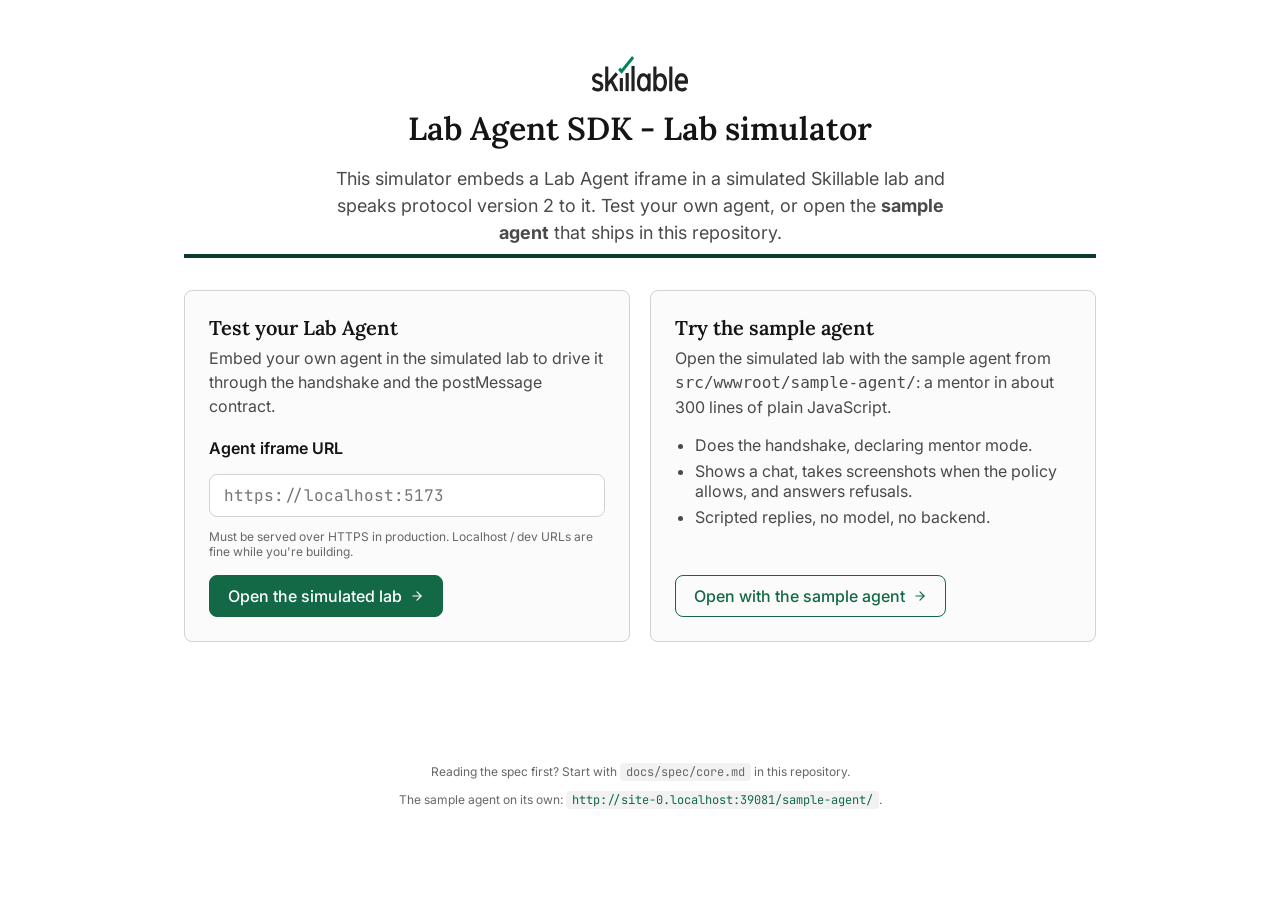
<file: src/wwwroot/lab-simulator/index.html>
<!doctype html>
<html lang="en" data-theme="light">
<head>
  <meta charset="utf-8" />
  <meta name="viewport" content="width=device-width, initial-scale=1" />
  <title>Lab Agent SDK - Lab simulator</title>

  <link rel="preconnect" href="https://fonts.googleapis.com" />
  <link rel="preconnect" href="https://fonts.gstatic.com" crossorigin />
  <link rel="stylesheet" href="https://fonts.googleapis.com/css2?family=Lora:wght@500;600;700&family=Inter:wght@400;500;600&family=JetBrains+Mono:wght@400;500&display=swap" />

  <link rel="stylesheet" href="../shared/variables-common.css" />
  <link rel="stylesheet" href="chooser.css" />
</head>
<body>
  <main class="chooser">
    <header class="chooser__head">
      <img class="chooser__logo" src="skillable-logo-on-light.svg" alt="Skillable" width="107" height="40" />
      <h1 class="chooser__title">Lab Agent SDK - Lab simulator</h1>
      <p class="chooser__subtitle">
        This simulator embeds a Lab Agent iframe in a simulated Skillable
        lab and speaks protocol version 2 to it. Test your own agent, or
        open the <strong>sample agent</strong> that ships in this
        repository.
      </p>
    </header>

    <section class="chooser__cards">

      <!-- ============ Card 1: Test your Lab Agent ============ -->
      <form class="card" id="card-test" autocomplete="off">
        <div class="card__head">
          <h2 class="card__title">Test your Lab Agent</h2>
          <p class="card__lede">
            Embed your own agent in the simulated lab to drive it
            through the handshake and the postMessage contract.
          </p>
        </div>

        <label class="card__label" for="mentor-url">Agent iframe URL</label>
        <input
          class="card__input"
          id="mentor-url"
          name="mentor-url"
          type="url"
          placeholder="https://localhost:5173"
          required
        />
        <p class="card__hint">
          Must be served over HTTPS in production. Localhost / dev URLs are
          fine while you're building.
        </p>

        <button type="submit" class="card__cta card__cta--primary">
          Open the simulated lab
          <svg viewBox="0 0 24 24" width="14" height="14" fill="none" stroke="currentColor" stroke-width="2" stroke-linecap="round" stroke-linejoin="round" aria-hidden="true"><line x1="5" y1="12" x2="19" y2="12"/><polyline points="12 5 19 12 12 19"/></svg>
        </button>
      </form>

      <!-- ============ Card 2: Try the sample agent ============ -->
      <div class="card">
        <div class="card__head">
          <h2 class="card__title">Try the sample agent</h2>
          <p class="card__lede">
            Open the simulated lab with the sample agent from
            <code>src/wwwroot/sample-agent/</code>: a mentor in about 300
            lines of plain JavaScript.
          </p>
        </div>

        <ul class="card__bullets">
          <li>Does the handshake, declaring mentor mode.</li>
          <li>Shows a chat, takes screenshots when the policy allows, and answers refusals.</li>
          <li>Scripted replies, no model, no backend.</li>
        </ul>

        <button type="button" class="card__cta" id="btn-sample">
          Open with the sample agent
          <svg viewBox="0 0 24 24" width="14" height="14" fill="none" stroke="currentColor" stroke-width="2" stroke-linecap="round" stroke-linejoin="round" aria-hidden="true"><line x1="5" y1="12" x2="19" y2="12"/><polyline points="12 5 19 12 12 19"/></svg>
        </button>
      </div>
    </section>

    <footer class="chooser__foot">
      <p>
        Reading the spec first? Start with <code>docs/spec/core.md</code>
        in this repository.
      </p>
      <p>
        The sample agent on its own:
        <a href="#" id="sample-agent-link"><code>sample-agent/</code></a>.
      </p>
    </footer>
  </main>

  <script>
    // The sample agent is served from the agent port (7081) when this page is
    // on the simulator port (7080), so the two are cross-origin as in a real
    // lab. On any other port it is served from this origin.
    function sampleAgentUrl() {
      const here = new URL(window.location.href);
      if (here.port === '7080') {
        here.port = '7081';
      }
      return new URL('/sample-agent/', here.origin).toString();
    }

    function gotoLab(agentUrl) {
      const target = new URL('lab-simulator.html', window.location.href);
      target.searchParams.set('mentor', agentUrl);
      window.location.assign(target.toString());
    }

    document.getElementById('card-test').addEventListener('submit', (e) => {
      e.preventDefault();
      const url = document.getElementById('mentor-url').value.trim();
      if (url) gotoLab(url);
    });

    document.getElementById('btn-sample').addEventListener('click', () => {
      gotoLab(sampleAgentUrl());
    });

    (function fillSampleAgentLink() {
      const a = document.getElementById('sample-agent-link');
      const url = sampleAgentUrl();
      a.href = url;
      a.querySelector('code').textContent = url;
    })();
  </script>
</body>
</html>
</file>
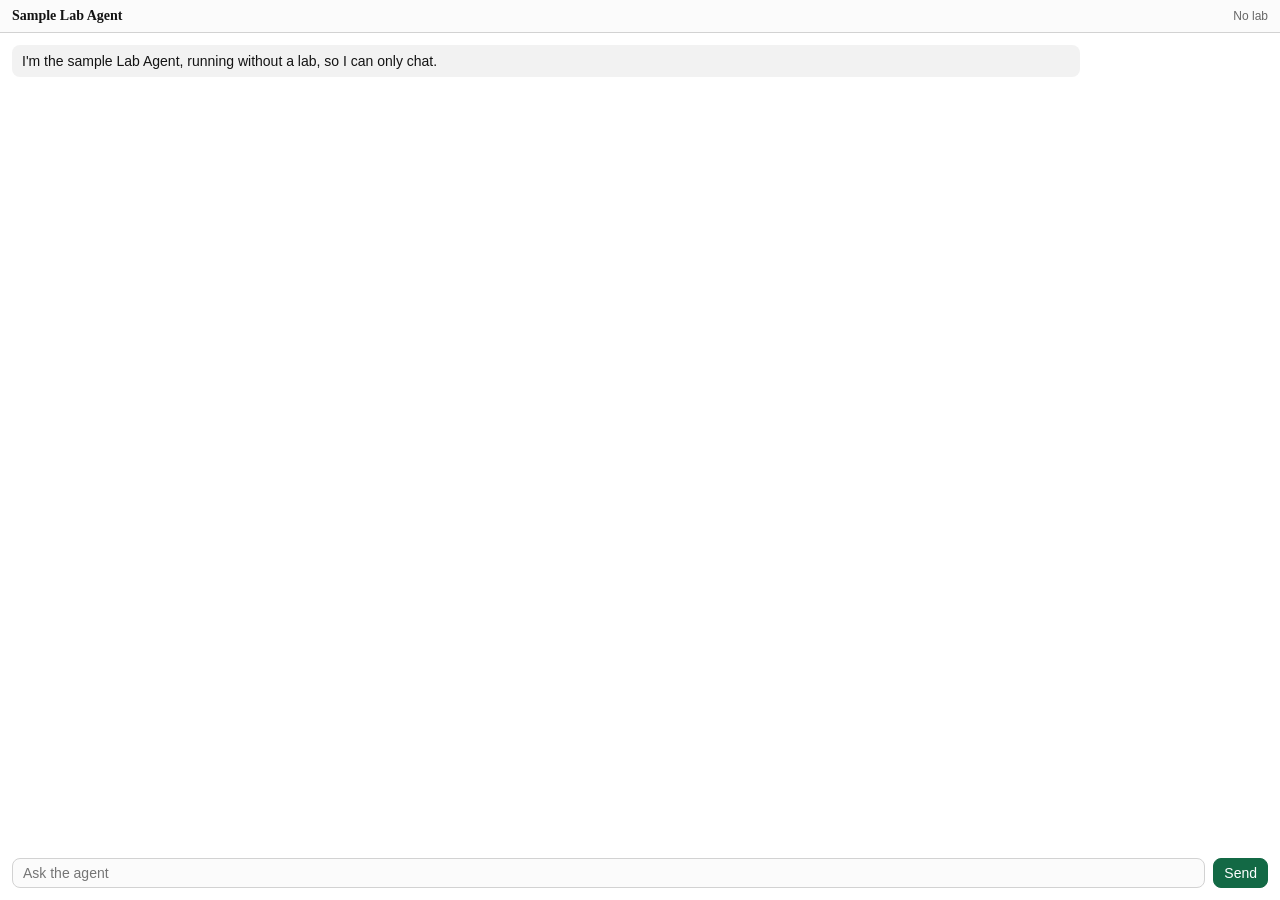
<file: src/wwwroot/sample-agent/index.html>
<!doctype html>
<html lang="en" data-theme="light">
<head>
  <meta charset="utf-8" />
  <meta name="viewport" content="width=device-width, initial-scale=1" />
  <title>Sample Lab Agent</title>
  <link rel="stylesheet" href="../shared/variables-common.css" />
  <link rel="stylesheet" href="agent.css" />
  <script>
    // Apply ?theme= before first paint, so there is no flash of the wrong theme.
    (function () {
      const theme = new URLSearchParams(location.search).get('theme');
      if (['light', 'dark', 'highcontrast'].includes(theme)) document.documentElement.setAttribute('data-theme', theme);
    })();
  </script>
</head>
<body>
  <header class="bar">
    <span class="bar__title">Sample Lab Agent</span>
    <span class="bar__status" id="status">Connecting</span>
  </header>
  <ul class="messages" id="messages" aria-live="polite"></ul>
  <div class="actions">
    <button type="button" class="action" id="btn-screenshot" hidden>Look at my screen</button>
    <button type="button" class="action" id="btn-keys" hidden>Open the Run dialog</button>
  </div>
  <form class="composer" id="composer" autocomplete="off">
    <label class="sr-only" for="input">Message</label>
    <input id="input" class="composer__input" type="text" placeholder="Ask the agent" />
    <button type="submit" class="composer__send">Send</button>
  </form>
  <script src="agent.js"></script>
</body>
</html>
</file>
<file: src/wwwroot/shared/variables-common.css>
/*
 * variables-common.css
 *
 * The design tokens the lab simulator and the sample agent share: the
 * palette, fonts and sizes of docs/spec/core.md section 13, keyed off the
 * data-theme attribute on the document root (light, dark, highcontrast).
 */

:root,
:root[data-theme="light"] {
  --primary-main:           #136945;
  --primary-dark:           #0A3E28;
  --primary-soft:           #DFF0EB;
  --primary-contrast:       #FFFFFF;

  --accent-main:            #00CA72;
  --accent-dark:            #00954D;
  --accent-light:           #E0FFF1;
  --accent-contrast:        #141414;

  --background-default:     #FFFFFF;
  --background-contrast-xs: #FBFBFB;
  --background-contrast-sm: #F2F2F2;

  --text-primary:           #141414;
  --text-secondary:         #4A4A4A;
  --text-light:             #676767;

  --divider:                #D2D2D2;

  --error-main:             #D32F2F;
  --warning-main:           #FFA726;
  --success-main:           #2E7D32;

  --border-radius:          8px;

  --heading-font-family:    'Lora', Georgia, serif;
  --body-font-family:       'Inter', -apple-system, BlinkMacSystemFont, 'Segoe UI', sans-serif;
  --overline-font-family:   'Inter', -apple-system, BlinkMacSystemFont, 'Segoe UI', sans-serif;
  --mono-font-family:       'JetBrains Mono', 'Consolas', monospace;

  --font-size-heading-md:   32px;
  --font-size-heading-sm:   24px;
  --font-size-heading-xs:   20px;
  --font-size-body-lg:      20px;
  --font-size-body-md:      18px;
  --font-size-body-sm:      16px;
  --font-size-body-xs:      14px;
  --font-size-caption:      12px;
  --font-size-overline:     12px;
}

:root[data-theme="dark"] {
  --primary-main:           #00CA72;
  --primary-dark:           #00954D;
  --primary-soft:           #E0FFF1;
  --primary-contrast:       #FFFFFF;

  --accent-main:            #00CA72;
  --accent-dark:            #00954D;
  --accent-light:           #E0FFF1;
  --accent-contrast:        #141414;

  --background-default:     #141414;
  --background-contrast-xs: #1D1D1D;
  --background-contrast-sm: #333333;

  --text-primary:           #FFFFFF;
  --text-secondary:         #E7E7E7;
  --text-light:             #BDBDBD;

  --divider:                #4A4A4A;

  --error-main:             #D32F2F;
  --warning-main:           #FFA726;
  --success-main:           #66BB6A;
}

:root[data-theme="highcontrast"] {
  --primary-main:           #000000;
  --primary-dark:           #000000;
  --primary-soft:           #FFFFFF;
  --primary-contrast:       #FFFFFF;

  --accent-main:            #000000;
  --accent-dark:            #000000;
  --accent-light:           #FFFFFF;
  --accent-contrast:        #FFFFFF;

  --background-default:     #FFFFFF;
  --background-contrast-xs: #FFFFFF;
  --background-contrast-sm: #FFFFFF;

  --text-primary:           #000000;
  --text-secondary:         #000000;
  --text-light:             #000000;

  --divider:                #000000;
}
</file>
<file: src/wwwroot/lab-simulator/chooser.css>
/* ---------------------------------------------------------------------------
 * Chooser landing page for the integration sandbox.
 * Two cards: "Test a Mentor Agent" (URL form) and "View a Sample Integration".
 * Uses the same Skillable design tokens as the lab simulator (lab-simulator.css).
 * ------------------------------------------------------------------------- */

*, *::before, *::after { box-sizing: border-box; }

html, body {
  margin: 0; padding: 0;
  min-height: 100%;
  font-family: var(--body-font-family);
  font-size: var(--font-size-body-sm);
  color: var(--text-primary);
  background: var(--background-default);
  -webkit-font-smoothing: antialiased;
}

:focus-visible {
  outline: solid 3px var(--accent-main);
  outline-offset: 1px;
}

.chooser {
  max-width: 960px;
  margin: 0 auto;
  padding: 40px 24px 80px 24px;
  display: flex;
  flex-direction: column;
  gap: 32px;
  min-height: 100vh;
}

/* ---- Header ---- */
.chooser__head {
  text-align: center;
  display: flex;
  flex-direction: column;
  align-items: center;
  gap: 16px;
  padding: 16px 0 8px 0;
  border-bottom: 4px solid var(--primary-dark);
}
.chooser__logo {
  display: block;
  height: 36px;
  width: auto;
}
.chooser__title {
  font-family: var(--heading-font-family);
  font-weight: 600;
  font-size: var(--font-size-heading-md);
  margin: 0;
  color: var(--text-primary);
}
.chooser__subtitle {
  margin: 0 auto;
  max-width: 640px;
  color: var(--text-secondary);
  font-size: var(--font-size-body-md);
  line-height: 1.5;
}

/* ---- Cards ---- */
.chooser__cards {
  display: grid;
  grid-template-columns: repeat(2, minmax(0, 1fr));
  gap: 20px;
}
@media (max-width: 760px) {
  .chooser__cards { grid-template-columns: 1fr; }
}

.card {
  background: var(--background-contrast-xs);
  border: 1px solid var(--divider);
  border-radius: var(--border-radius);
  padding: 24px;
  display: flex;
  flex-direction: column;
  gap: 16px;
}
.card__head { display: flex; flex-direction: column; gap: 6px; }
.card__title {
  font-family: var(--heading-font-family);
  font-weight: 600;
  font-size: var(--font-size-heading-xs);
  margin: 0;
  color: var(--text-primary);
}
.card__lede {
  margin: 0;
  color: var(--text-secondary);
  line-height: 1.5;
}

.card__label {
  font-weight: 600;
  font-size: var(--font-size-body-sm);
  color: var(--text-primary);
  margin-top: 4px;
}
.card__input {
  appearance: none;
  -webkit-appearance: none;
  background: var(--background-default);
  color: var(--text-primary);
  border: 1px solid var(--divider);
  border-radius: var(--border-radius);
  padding: 10px 14px;
  font-family: var(--mono-font-family);
  font-size: var(--font-size-body-sm);
}
.card__input:focus {
  outline: solid 3px var(--accent-main);
  outline-offset: 1px;
  border-color: var(--primary-main);
}
.card__hint {
  margin: -4px 0 0 0;
  font-size: var(--font-size-caption);
  color: var(--text-light);
}

.card__bullets {
  margin: 0;
  padding-left: 20px;
  display: flex;
  flex-direction: column;
  gap: 6px;
  color: var(--text-secondary);
  flex: 1 1 auto;
}
.card__bullets code {
  font-family: var(--mono-font-family);
  background: var(--background-contrast-sm);
  padding: 1px 6px;
  border-radius: 4px;
  font-size: 13px;
}

.card__cta {
  margin-top: auto;
  align-self: flex-start;
  padding: 10px 18px;
  font-family: var(--body-font-family);
  font-weight: 500;
  font-size: var(--font-size-body-sm);
  background: transparent;
  color: var(--primary-main);
  border: 1px solid var(--primary-main);
  border-radius: var(--border-radius);
  cursor: pointer;
  display: inline-flex;
  align-items: center;
  gap: 8px;
  transition: background-color 150ms ease;
}
.card__cta:hover { background: var(--accent-light); color: var(--accent-dark); }
.card__cta--primary {
  background: var(--primary-main);
  color: var(--primary-contrast);
}
.card__cta--primary:hover {
  background: var(--primary-dark);
  border-color: var(--primary-dark);
  color: var(--primary-contrast);
}

/* ---- Auth status (trusted issuers) ---- */
.auth-status {
  background: var(--background-contrast-xs);
  border: 1px solid var(--divider);
  border-left: 4px solid var(--primary-main);
  border-radius: var(--border-radius);
  padding: 14px 18px;
  display: flex;
  flex-direction: column;
  gap: 6px;
}
.auth-status--empty { border-left-color: var(--warning-main); }
.auth-status__title {
  margin: 0;
  font-family: var(--heading-font-family);
  font-weight: 600;
  font-size: var(--font-size-body-md);
  color: var(--text-primary);
}
.auth-status__lede {
  margin: 0;
  color: var(--text-secondary);
  line-height: 1.5;
  font-size: var(--font-size-caption);
}
.auth-status__lede code {
  font-family: var(--mono-font-family);
  background: var(--background-contrast-sm);
  padding: 1px 5px;
  border-radius: 4px;
  font-size: 12px;
}
.auth-status__list {
  margin: 4px 0 0 0;
  padding-left: 20px;
  list-style: disc;
  display: flex;
  flex-direction: column;
  gap: 6px;
  color: var(--text-secondary);
  font-size: var(--font-size-caption);
}
.auth-status__list code {
  font-family: var(--mono-font-family);
  background: var(--background-contrast-sm);
  padding: 1px 6px;
  border-radius: 4px;
  font-size: 12px;
}
.auth-status__aud {
  display: block;
  color: var(--text-light);
  margin-top: 2px;
}

/* ---- Footer ---- */
.chooser__foot {
  margin-top: auto;
  text-align: center;
  font-size: var(--font-size-caption);
  color: var(--text-light);
}
.chooser__foot a { color: var(--primary-main); text-decoration: none; }
.chooser__foot a:hover { text-decoration: underline; }
.chooser__foot code {
  font-family: var(--mono-font-family);
  background: var(--background-contrast-sm);
  padding: 1px 6px;
  border-radius: 4px;
}
</file>
<file: src/wwwroot/sample-agent/agent.css>
* { box-sizing: border-box; }

html, body { height: 100%; margin: 0; }

body {
  display: flex;
  flex-direction: column;
  font-family: var(--body-font-family);
  font-size: var(--font-size-body-xs);
  background: var(--background-default);
  color: var(--text-primary);
}

.sr-only { position: absolute; width: 1px; height: 1px; overflow: hidden; clip: rect(0 0 0 0); }

.bar {
  display: flex;
  justify-content: space-between;
  align-items: center;
  padding: 8px 12px;
  border-bottom: 1px solid var(--divider);
  background: var(--background-contrast-xs);
}
.bar__title { font-family: var(--heading-font-family); font-weight: 600; }
.bar__status { color: var(--text-light); font-size: var(--font-size-caption); }

.messages {
  flex: 1;
  overflow-y: auto;
  margin: 0;
  padding: 12px;
  list-style: none;
}
.msg {
  max-width: 85%;
  margin: 0 0 8px;
  padding: 8px 10px;
  border-radius: var(--border-radius);
  white-space: pre-wrap;
  background: var(--background-contrast-sm);
}
.msg--user { margin-left: auto; background: var(--primary-main); color: var(--primary-contrast); }
.msg img { display: block; max-width: 100%; margin-top: 8px; border-radius: 4px; }

.actions { display: flex; gap: 8px; padding: 0 12px; flex-wrap: wrap; }
.action, .composer__send {
  padding: 6px 10px;
  border: 1px solid var(--primary-main);
  border-radius: var(--border-radius);
  background: var(--background-default);
  color: var(--primary-main);
  font: inherit;
  cursor: pointer;
}
.composer__send { background: var(--primary-main); color: var(--primary-contrast); }
.action:focus-visible, .composer__send:focus-visible, .composer__input:focus-visible {
  outline: 3px solid var(--accent-main);
  outline-offset: 1px;
}

.composer { display: flex; gap: 8px; padding: 12px; }
.composer__input {
  flex: 1;
  padding: 6px 10px;
  border: 1px solid var(--divider);
  border-radius: var(--border-radius);
  background: var(--background-contrast-xs);
  color: var(--text-primary);
  font: inherit;
}
</file>
